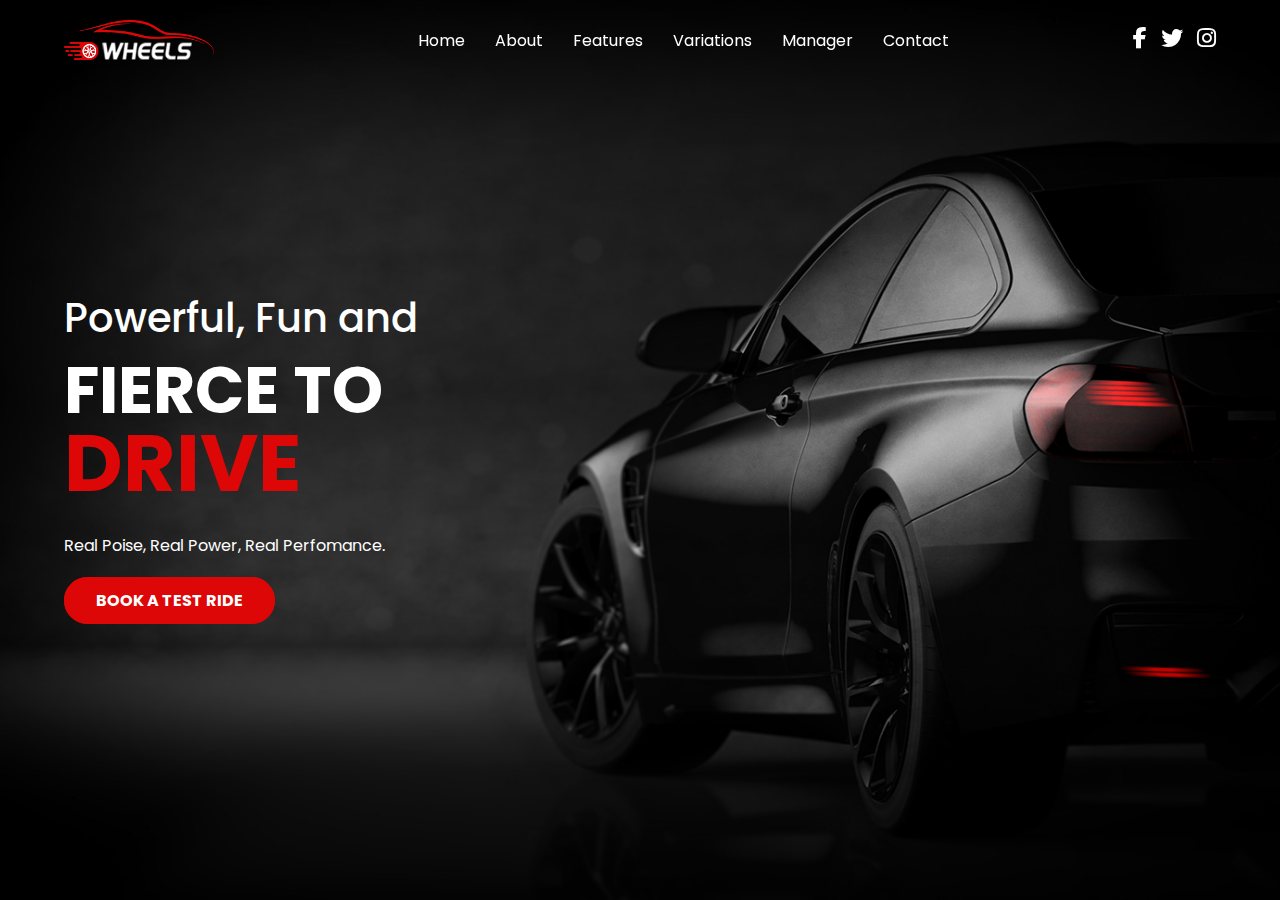
<file: index.htm>
<!DOCTYPE html>
<html lang="en">
<head>
    <meta charset="UTF-8">
    <meta http-equiv="X-UA-Compatible" content="IE=edge">
    <meta name="viewport" content="width=device-width, initial-scale=1.0">
    <title>Cars</title>

    <!-- Link Font Awesome -->
    <link rel="stylesheet" href="https://cdnjs.cloudflare.com/ajax/libs/font-awesome/6.4.0/css/all.min.css">

    <!-- Link File CSS -->
    <link rel="stylesheet" href="style.css">
</head>
<body>
    <header>
        <nav>
            <img src="img/car-logo.png" class="logo" alt="">
            <div class="menu">
                <a>Home</a>
                <a href="about.html">About</a>
                <a href="features.html">Features</a>
                <a href="variation.html">Variations</a>
                <a href="manager.html">Manager</a>
                <a href="contact.html">Contact</a>
            </div>

            <div class="social">
                <a href="#"><i class="fa-brands fa-facebook-f"></i></a>
                <a href="#"><i class="fa-brands fa-twitter"></i></a>
                <a href="#"><i class="fa-brands fa-instagram"></i></a>
            </div>
        </nav>
    </header>
    
    <div class="hero">

        <div class="text">
            <h4>Powerful, Fun and</h4>
            <h1>Fierce to <br> <span>Drive</span></h1>
            <p>Real Poise, Real Power, Real Perfomance.</p>
            <a href="#" class="btn">book a test ride</a>
        </div>
    </div>
    <script>
        let heroBg = document.querySelector('.hero');

        setInterval(() => {
            heroBg.style.backgroundImage = "url(img/bg-light.jpg)"
            
            setTimeout(() => {
                heroBg.style.backgroundImage = "url(img/bg.jpg)"
            }, 1000);
        }, 2200);
    </script>
</body>
</html>
</file>
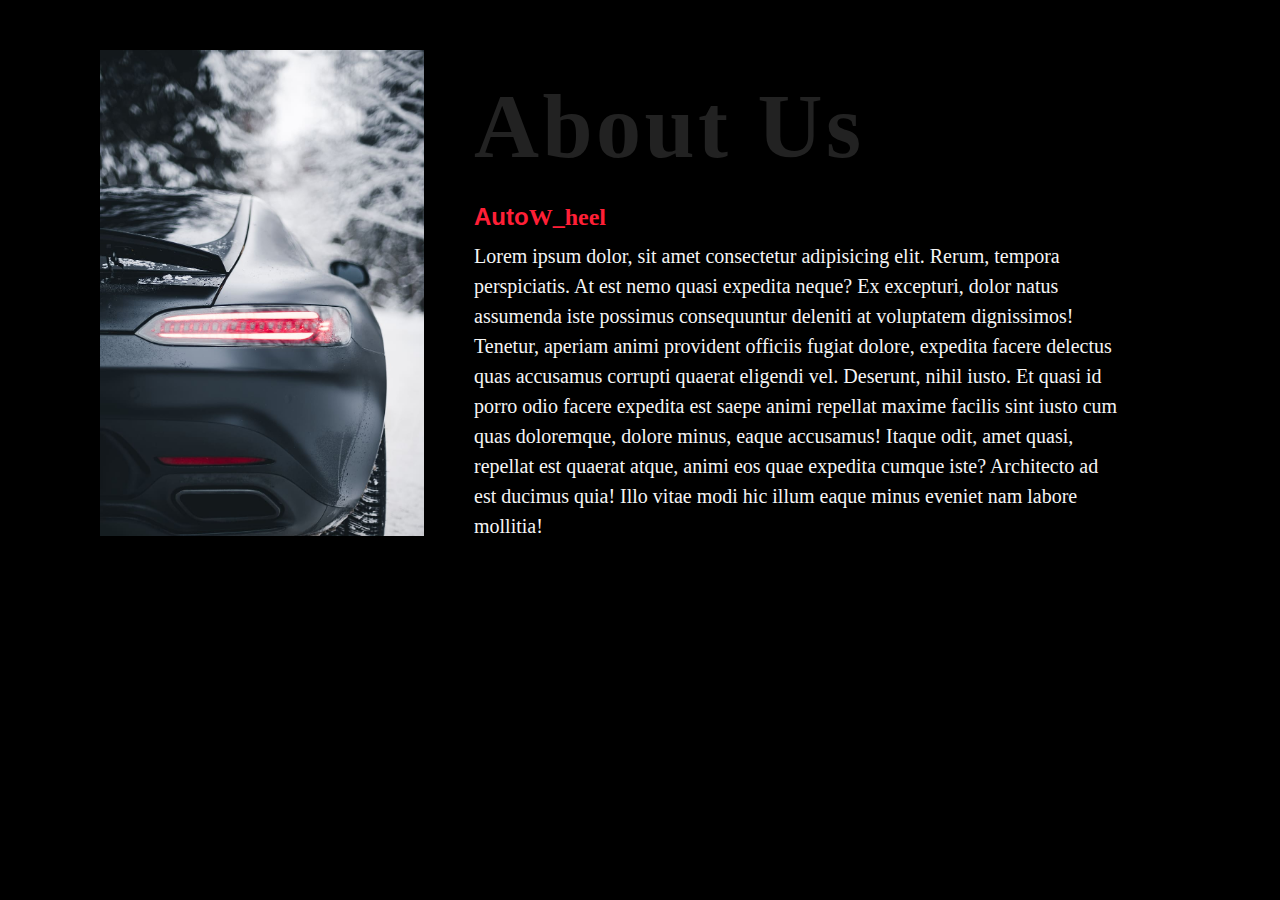
<file: about.html>
<!DOCTYPE html>
<html lang="en">
<head>
    <meta charset="UTF-8">
    <meta name="viewport" content="width=device-width, initial-scale=1.0">
    <title>About</title>
    <link rel="stylesheet" href="about.css">
</head>
<body>
    <div class="wrapper">
        <div class="row">
            <div class="image-section">
                <img src="img/1.jpg" alt="">
            </div>
            <div class="content">
                <h1>About Us</h1>
                <h2>Auto<b>W_heel</b></h2>
                <p>Lorem ipsum dolor, sit amet consectetur adipisicing elit. Rerum, tempora perspiciatis. At est nemo quasi expedita neque? Ex excepturi, dolor natus assumenda iste possimus consequuntur deleniti at voluptatem dignissimos! Tenetur, aperiam animi provident officiis fugiat dolore, expedita facere delectus quas accusamus corrupti quaerat eligendi vel. Deserunt, nihil iusto. Et quasi id porro odio facere expedita est saepe animi repellat maxime facilis sint iusto cum quas doloremque, dolore minus, eaque accusamus! Itaque odit, amet quasi, repellat est quaerat atque, animi eos quae expedita cumque iste? Architecto ad est ducimus quia! Illo vitae modi hic illum eaque minus eveniet nam labore mollitia!</p>
            </div>
        </div>
    </div>
</body>
</html>
</file>
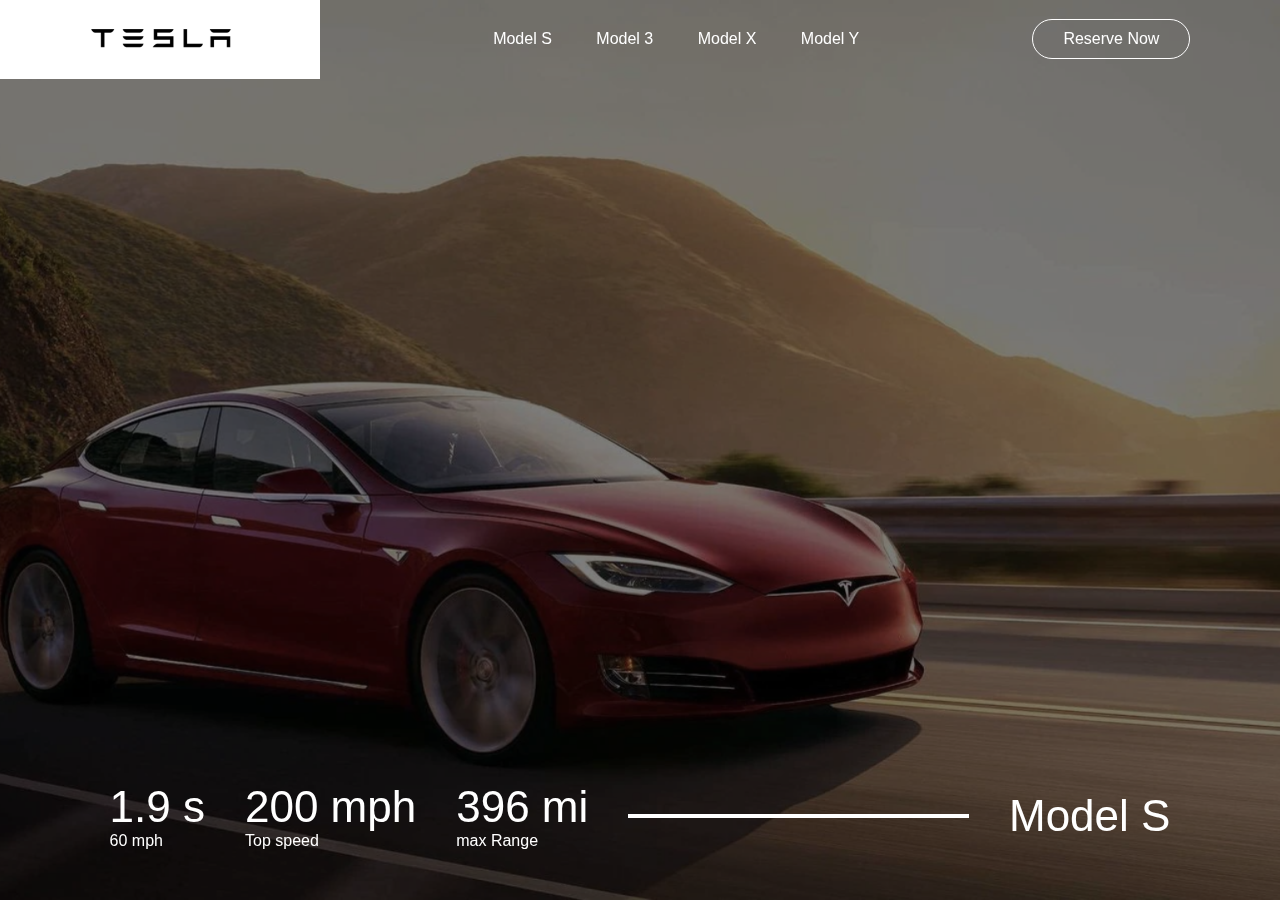
<file: variation.html>
<!DOCTYPE html>
<html lang="en">
<head>
    <meta charset="UTF-8">
    <meta name="viewport" content="width=device-width, initial-scale=1.0">
    <title>Car update</title>
    <link rel="stylesheet" href="variation.css">
</head>
<body>
    <div class="header" id="header">
        <nav>
            <img src="img/logo.png" class="logo">
            <ul>
                <li><a href="#" id="models">Model S</a></li>
                <li><a href="#" id=model3>Model 3</a></li>
                <li><a href="#" id="modelx">Model X</a></li>
                <li><a href="#" id="modely">Model Y</a></li>
            </ul>
            <a href="#" class="btn">Reserve Now</a>
        </nav>
        <div class="info">
            <div>
                <h2>1.9 s</h2>
                <p>60 mph</p>
            </div>
            <div>
                <h2>200 mph</h2>
                <p>Top speed</p>
            </div>    
            <div>
                <h2>396 mi</h2>
                <p>max Range</p>
            </div>
            <div class="line">
            </div>
            <div>
                <h2 id="model">Model S</h2>
            </div>
        </div>
    </div>
    <script> 
        var header = document.getElementById("header");
        var ms = document.getElementById("models");
        var m3 = document.getElementById("model3");
        var mx = document.getElementById("modelx");
        var my = document.getElementById("modely");
        var model = document.getElementById("model");

        ms.onclick = function(){
            header.style.backgroundImage = "url(img/image-1.png)";
            model.innerHTML = "Model S";
        }
        m3.onclick = function(){
            header.style.backgroundImage = "url(img/image-2.png)";
            model.innerHTML = "Model 3";
        }
        mx.onclick = function(){
            header.style.backgroundImage = "url(img/image-3.png)";
            model.innerHTML = "Model X";
        }
        my.onclick = function(){
            header.style.backgroundImage = "url(img/image-4.png)";
            model.innerHTML = "Model Y";
        }
    </script>
</body>
</html>
</file>
<file: style.css>
/* font */
@import url('https://fonts.googleapis.com/css2?family=Poppins:wght@300;400;500;600;700;800;900&display=swap');
*{
    padding: 0;
    margin: 0;
    box-sizing: border-box;
    text-decoration: none;
    font-family: 'Poppins', sans-serif;
}
header{
    position: fixed;
    top: 0;
    left: 0;
    right: 0;
}
header nav{
    width: 90%;
    margin: auto;
    display: flex;
    justify-content: space-between;
    align-items: center;
    height: 80px;
}
header nav .logo{
    width: 150px;
}
header nav .menu{
    display: flex;
    align-items: center;
}
nav .menu a{
    color: #fff;
    margin-left: 30px;
    position: relative;
}
nav .menu a::after{
    content: '';
    position: absolute;
    bottom: -5px;
    left: 0;
    width: 0%;
    height: 2px;
    background-color: #dd0707;
    transition: 0.4s;
}
nav .menu a:hover::after{
    width: 100%;
}
nav .social a i{
    color: #fff;
    font-size: 22px;
    margin-left: 10px;
    transition: 0.3s;
}
nav .social a i:hover{
    transform: scale(1.3);
    color: #dd0707;
}




.hero{
    width: 100%;
    height: 100vh;
    background: url(img/bg.jpg);
    background-position: center;
    background-size: cover;
    display: flex;
    justify-content: center;
    align-items: center;
}
.hero .text{
    width: 90%;
    margin: auto;
}
.hero .text h4{
    font-size: 40px;
    color: #fff;
    font-weight: 500;
    margin-bottom: 10px;
}
.hero .text h1{
    color: #fff;
    font-size: 65px;
    text-transform: uppercase;
    line-height: 1;
    margin-bottom: 30px;
}
.hero .text h1 span{
    color: #dd0707;
    font-size: 80px;
    font-weight: bold;
}
.hero .text p{
    color: #fff;
    margin-bottom: 30px;
}
.hero .text .btn{
    padding: 10px 30px;
    background-color: #dd0707;
    text-transform: uppercase;
    color: #fff;
    font-weight: bold;
    border-radius: 30px;
    border: 2px solid #dd0707;
    transition: 0.3s;
}
.hero .text .btn:hover{
    background-color: transparent;
}
</file>
<file: about.css>
*{
    margin: 0px;
    padding: 0px;
    box-sizing: border-box;
    font-family: 'lobster', cursive;
}


.wrapper
{
    width: 100%;
    min-height: 100vh;
    overflow: hidden;
    background-color: black;
}

.row
{
    width: 100%;
    padding: 50px 100px;
}

.image-section
{
    width: 30%;
    float: left;
}

.image-section img
{
    width: 100%;
    height: auto;
}

.content
{
    width: 60%;
    float: left;
    margin-left: 50px;
    color: whitesmoke;
}

.content h1
{
    font-size: 90px;
    letter-spacing: 3.5px;
    margin-top: 25px;
    color: #222;
}

.content h2
{
    font-style: 40px;
    font-family: sans-serif;
    color: #ff1f36;
    margin-top: 25px;
}

.content p
{
    font-size: 20px;
    font-family: serif;
    margin-top: 10px;
    line-height: 1.5;
}

@media screen and (max-widht:768px){
.image-section{
    width: 100%;
    float: none;
}

.content
{
    width: 100%;
    float: none;
    margin-left: 0px;
}
.content h1
{
    font-size: 60px;
    letter-spacing: 2px;
    margin-top: 30px;
}

.content h2
{
    font-style: 30px;
}

.content p
{
    font-size: 18px;
}
}
</file>
<file: variation.css>
*
{
    margin: 0;
    padding: 0;
    box-sizing: border-box;
    font-family: 'poppins',sans-serif;
}

.header
{
    width: 100%;
    height: 100vh;
    background-image: url(img/image-1.png);
    background-color: rgba(0,0,0,0.5);
    background-blend-mode: multiply;
    background-position: center;
    background-size: cover;
    padding: 0 7%;
    transition: background-image 1s;
}

nav{
    position: fixed;
    top: 0;
    left: 0;
    width: 100%;
    display: flex;
    align-items: center;
}

.logo
{
    width: 320px;
    cursor: pointer;
}

nav ul{
    flex: 1;
    text-align: center;
}

nav ul li{
    display: inline-block;
    margin: 10px 20px;
}

nav ul li a
{
    text-decoration: none;
    color: #fff;
}

nav .btn
{
    color: #fff;
    text-decoration: none;
    border: 1px solid #fff;
    padding: 10px 30px;
    border-radius: 30px;
    margin-right: 7%;
}

.info
{
    width: 100%;
    padding: 0 7%;
    display: flex;
    align-items: center;
    color: #fff;
    position: fixed;
    bottom: 50px;
    left: 0;
}

.info div
{
    margin: 0 20px;
}

.info div h2{
    font-size: 44px;
    font-weight: 400;
}
.info .line
{
    flex: 1;
    background: #fff;
    height: 4px;
}
</file>
